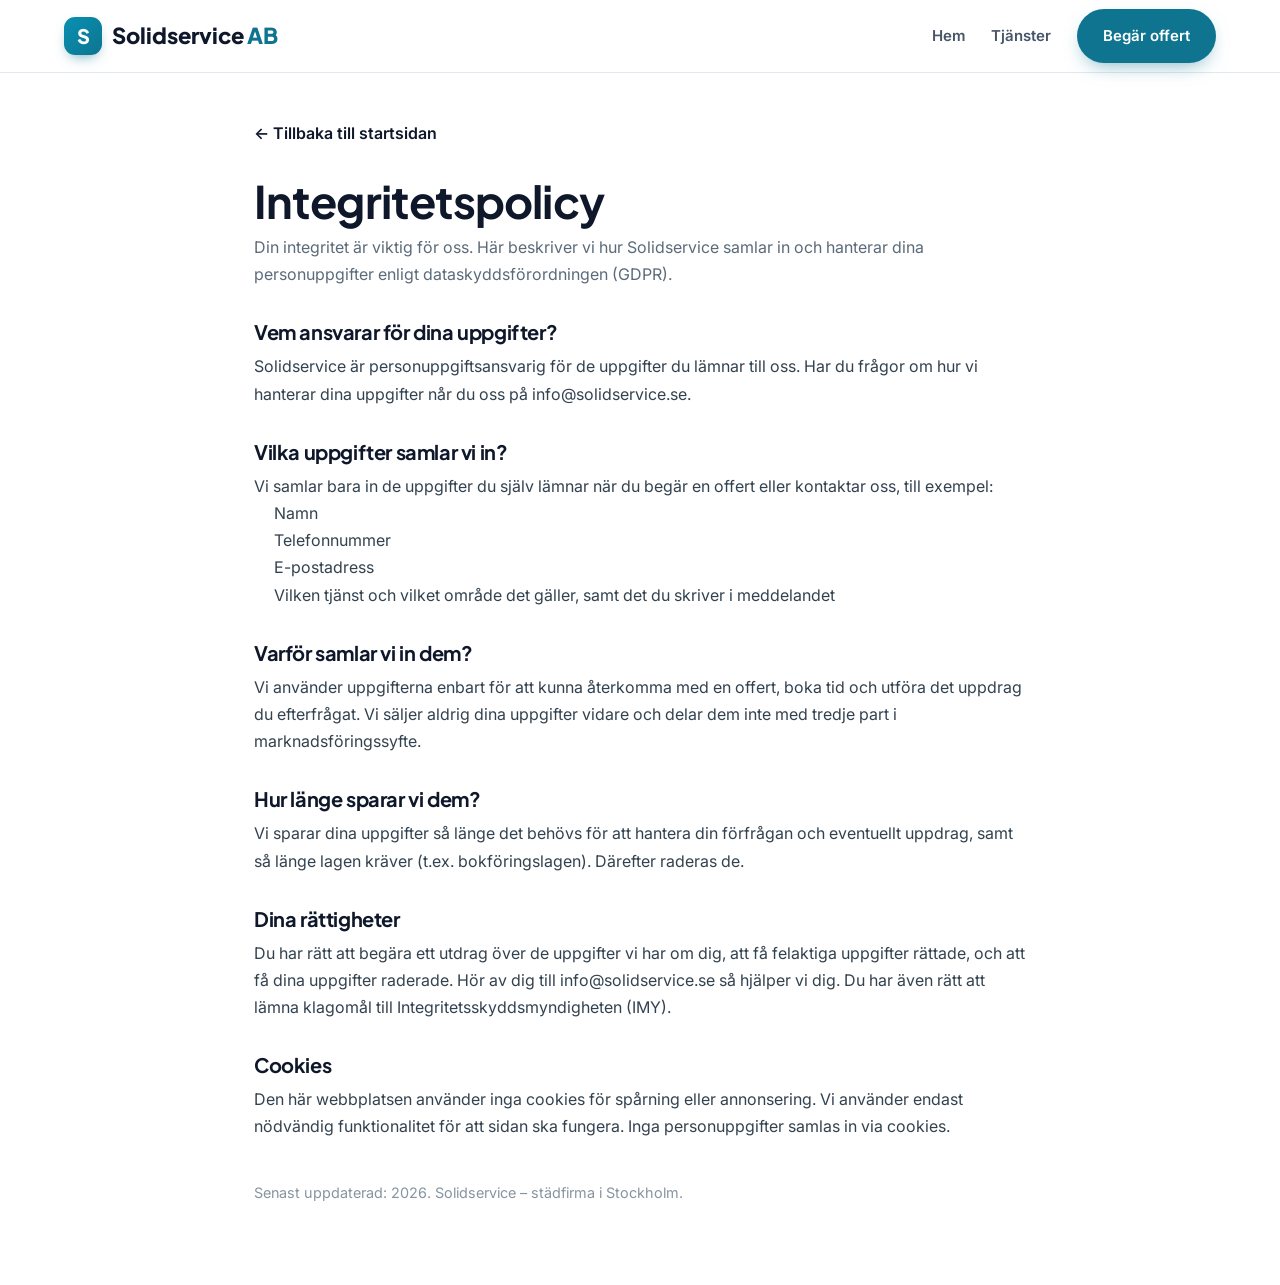
<file: integritetspolicy.html>
<!DOCTYPE html>
<html lang="sv">
<head>
  <meta charset="UTF-8" />
  <meta name="viewport" content="width=device-width, initial-scale=1.0" />
  <title>Integritetspolicy – Solidservice</title>
  <meta name="description" content="Integritetspolicy och cookie-information för Solidservice städfirma i Stockholm." />
  <link rel="preconnect" href="https://fonts.googleapis.com" />
  <link rel="preconnect" href="https://fonts.gstatic.com" crossorigin />
  <link href="https://fonts.googleapis.com/css2?family=Inter:wght@400;500;600;700;800;900&family=Plus+Jakarta+Sans:wght@500;600;700;800&display=swap" rel="stylesheet" />
  <link rel="stylesheet" href="styles.css" />
  <style>
    .policy { max-width: 820px; margin: 0 auto; padding: 48px 24px 80px; }
    .policy h1 { font-family: 'Plus Jakarta Sans', sans-serif; font-size: clamp(2rem, 4vw, 2.8rem); margin: 0 0 8px; }
    .policy .lead { color: #5b6b7a; margin: 0 0 32px; }
    .policy h2 { font-family: 'Plus Jakarta Sans', sans-serif; font-size: 1.25rem; margin: 32px 0 10px; }
    .policy p, .policy li { line-height: 1.7; color: #33424f; }
    .policy ul { padding-left: 20px; }
    .policy a.back { display: inline-block; margin-bottom: 28px; font-weight: 600; text-decoration: none; }
    .policy .meta { color: #8794a1; font-size: .9rem; margin-top: 40px; }
  </style>
</head>
<body>
  <header class="header" id="header" style="position:static;">
    <div class="container header__inner">
      <a href="index.html" class="logo">
        <span class="logo__mark">S</span>
        <span class="logo__text">Solidservice<span class="logo__ab">AB</span></span>
      </a>
      <nav class="nav">
        <a href="index.html">Hem</a>
        <a href="index.html#tjanster">Tjänster</a>
        <a href="index.html#kontakt" class="btn btn--primary nav__cta">Begär offert</a>
      </nav>
    </div>
  </header>

  <main class="policy">
    <a href="index.html" class="back">← Tillbaka till startsidan</a>
    <h1>Integritetspolicy</h1>
    <p class="lead">Din integritet är viktig för oss. Här beskriver vi hur Solidservice samlar in och hanterar dina personuppgifter enligt dataskyddsförordningen (GDPR).</p>

    <h2>Vem ansvarar för dina uppgifter?</h2>
    <p>Solidservice är personuppgiftsansvarig för de uppgifter du lämnar till oss. Har du frågor om hur vi hanterar dina uppgifter når du oss på <a href="mailto:info@solidservice.se">info@solidservice.se</a>.</p>

    <h2>Vilka uppgifter samlar vi in?</h2>
    <p>Vi samlar bara in de uppgifter du själv lämnar när du begär en offert eller kontaktar oss, till exempel:</p>
    <ul>
      <li>Namn</li>
      <li>Telefonnummer</li>
      <li>E-postadress</li>
      <li>Vilken tjänst och vilket område det gäller, samt det du skriver i meddelandet</li>
    </ul>

    <h2>Varför samlar vi in dem?</h2>
    <p>Vi använder uppgifterna enbart för att kunna återkomma med en offert, boka tid och utföra det uppdrag du efterfrågat. Vi säljer aldrig dina uppgifter vidare och delar dem inte med tredje part i marknadsföringssyfte.</p>

    <h2>Hur länge sparar vi dem?</h2>
    <p>Vi sparar dina uppgifter så länge det behövs för att hantera din förfrågan och eventuellt uppdrag, samt så länge lagen kräver (t.ex. bokföringslagen). Därefter raderas de.</p>

    <h2>Dina rättigheter</h2>
    <p>Du har rätt att begära ett utdrag över de uppgifter vi har om dig, att få felaktiga uppgifter rättade, och att få dina uppgifter raderade. Hör av dig till <a href="mailto:info@solidservice.se">info@solidservice.se</a> så hjälper vi dig. Du har även rätt att lämna klagomål till Integritetsskyddsmyndigheten (IMY).</p>

    <h2 id="cookies">Cookies</h2>
    <p>Den här webbplatsen använder inga cookies för spårning eller annonsering. Vi använder endast nödvändig funktionalitet för att sidan ska fungera. Inga personuppgifter samlas in via cookies.</p>

    <p class="meta">Senast uppdaterad: 2026. Solidservice – städfirma i Stockholm.</p>
  </main>
</body>
</html>
</file>
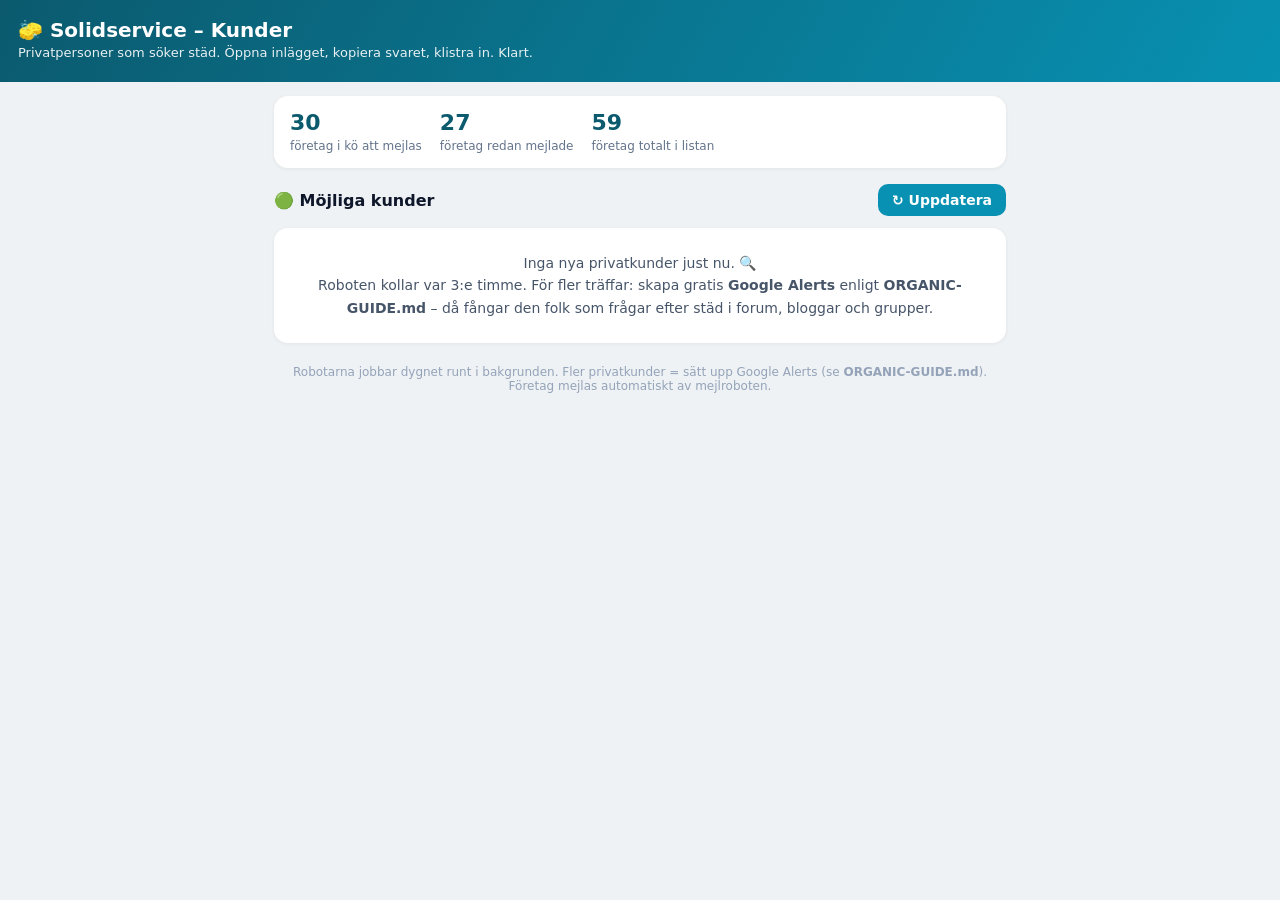
<file: kunder.html>
<!DOCTYPE html>
<html lang="sv">
<head>
<meta charset="utf-8">
<meta name="viewport" content="width=device-width, initial-scale=1">
<meta name="robots" content="noindex">
<title>Kunder – Solidservice</title>
<style>
  *{box-sizing:border-box;margin:0;font-family:'Segoe UI',system-ui,-apple-system,sans-serif}
  body{background:#eef2f5;color:#0f172a;padding-bottom:40px}
  .top{background:linear-gradient(120deg,#0b5a6e,#0891b2);color:#fff;padding:18px 18px 22px}
  .top h1{font-size:20px;font-weight:700}
  .top p{font-size:13px;opacity:.9;margin-top:3px}
  .wrap{max-width:760px;margin:0 auto;padding:0 14px}
  .bar{display:flex;gap:10px;align-items:center;margin:16px 0 6px}
  .bar h2{font-size:16px;flex:1}
  button{cursor:pointer;border:0;border-radius:10px;font-size:14px;font-weight:600}
  .refresh{background:#0891b2;color:#fff;padding:8px 14px}
  .stat{background:#fff;border-radius:14px;padding:14px 16px;margin-top:14px;display:flex;
        gap:18px;flex-wrap:wrap;box-shadow:0 1px 4px rgba(0,0,0,.06)}
  .stat b{display:block;font-size:22px;color:#0b5a6e}
  .stat span{font-size:12px;color:#64748b}
  .card{background:#fff;border-radius:14px;padding:16px;margin-top:12px;
        box-shadow:0 1px 4px rgba(0,0,0,.06);border-left:4px solid #0891b2}
  .meta{font-size:12px;color:#64748b;margin-bottom:6px}
  .title{font-size:15px;font-weight:600;line-height:1.35;margin-bottom:12px}
  .msg{background:#f1f5f9;border-radius:10px;padding:12px;font-size:14px;line-height:1.5;
       white-space:pre-wrap;color:#1e293b}
  .actions{display:flex;gap:10px;margin-top:12px;flex-wrap:wrap}
  .open{background:#0b5a6e;color:#fff;padding:10px 16px;text-decoration:none;border-radius:10px;
        font-size:14px;font-weight:600}
  .copy{background:#10b981;color:#fff;padding:10px 16px}
  .copy.done{background:#059669}
  .empty{background:#fff;border-radius:14px;padding:24px;margin-top:12px;text-align:center;
         color:#475569;font-size:14px;line-height:1.6;box-shadow:0 1px 4px rgba(0,0,0,.06)}
  .empty a{color:#0891b2}
  .foot{text-align:center;color:#94a3b8;font-size:12px;margin-top:22px}
</style>
</head>
<body>
  <div class="top">
    <h1>🧽 Solidservice – Kunder</h1>
    <p>Privatpersoner som söker städ. Öppna inlägget, kopiera svaret, klistra in. Klart.</p>
  </div>

  <div class="wrap">
    <div class="stat" id="stat"></div>

    <div class="bar">
      <h2>🟢 Möjliga kunder</h2>
      <button class="refresh" onclick="load()">↻ Uppdatera</button>
    </div>
    <div id="leads"></div>

    <div class="foot">
      Robotarna jobbar dygnet runt i bakgrunden. Fler privatkunder = sätt upp Google Alerts
      (se <b>ORGANIC-GUIDE.md</b>). Företag mejlas automatiskt av mejlroboten.
    </div>
  </div>

<script>
function esc(s){return (s||"").replace(/[&<>]/g,c=>({"&":"&amp;","<":"&lt;",">":"&gt;"}[c]));}

function copyMsg(btn, text){
  navigator.clipboard.writeText(text).then(()=>{
    btn.textContent="✓ Kopierat!"; btn.classList.add("done");
    setTimeout(()=>{btn.textContent="📋 Kopiera svar"; btn.classList.remove("done");},1800);
  });
}

async function load(){
  // B2B-räknare
  try{
    const p = await (await fetch('prospects.json?'+Date.now())).json();
    const ko = p.filter(x=>x.email && x.status==='Att kontakta').length;
    const sent = p.filter(x=>x.status==='Kontaktad').length;
    document.getElementById('stat').innerHTML =
      `<div><b>${ko}</b><span>företag i kö att mejlas</span></div>`+
      `<div><b>${sent}</b><span>företag redan mejlade</span></div>`+
      `<div><b>${p.length}</b><span>företag totalt i listan</span></div>`;
  }catch(e){ document.getElementById('stat').style.display='none'; }

  // Organiska privatkund-leads
  let leads=[];
  try{ leads = await (await fetch('organic_leads.json?'+Date.now())).json(); }catch(e){}
  const box = document.getElementById('leads');
  if(!leads.length){
    box.innerHTML = `<div class="empty">Inga nya privatkunder just nu. 🔍<br>
      Roboten kollar var 3:e timme. För fler träffar: skapa gratis <b>Google Alerts</b>
      enligt <b>ORGANIC-GUIDE.md</b> – då fångar den folk som frågar efter städ i forum,
      bloggar och grupper.</div>`;
    return;
  }
  box.innerHTML = leads.map(l=>`
    <div class="card">
      <div class="meta">${esc(l.source)} · ${esc(l.date||'')}</div>
      <div class="title">${esc(l.title)}</div>
      <div class="msg" id="m_${esc(l.id)}">${esc(l.message)}</div>
      <div class="actions">
        <a class="open" href="${encodeURI(l.link)}" target="_blank" rel="noopener">↗ Öppna inlägget</a>
        <button class="copy" onclick='copyMsg(this, document.getElementById("m_${esc(l.id)}").innerText)'>📋 Kopiera svar</button>
      </div>
    </div>`).join('');
}
load();
setInterval(load, 90000);
</script>
</body>
</html>
</file>
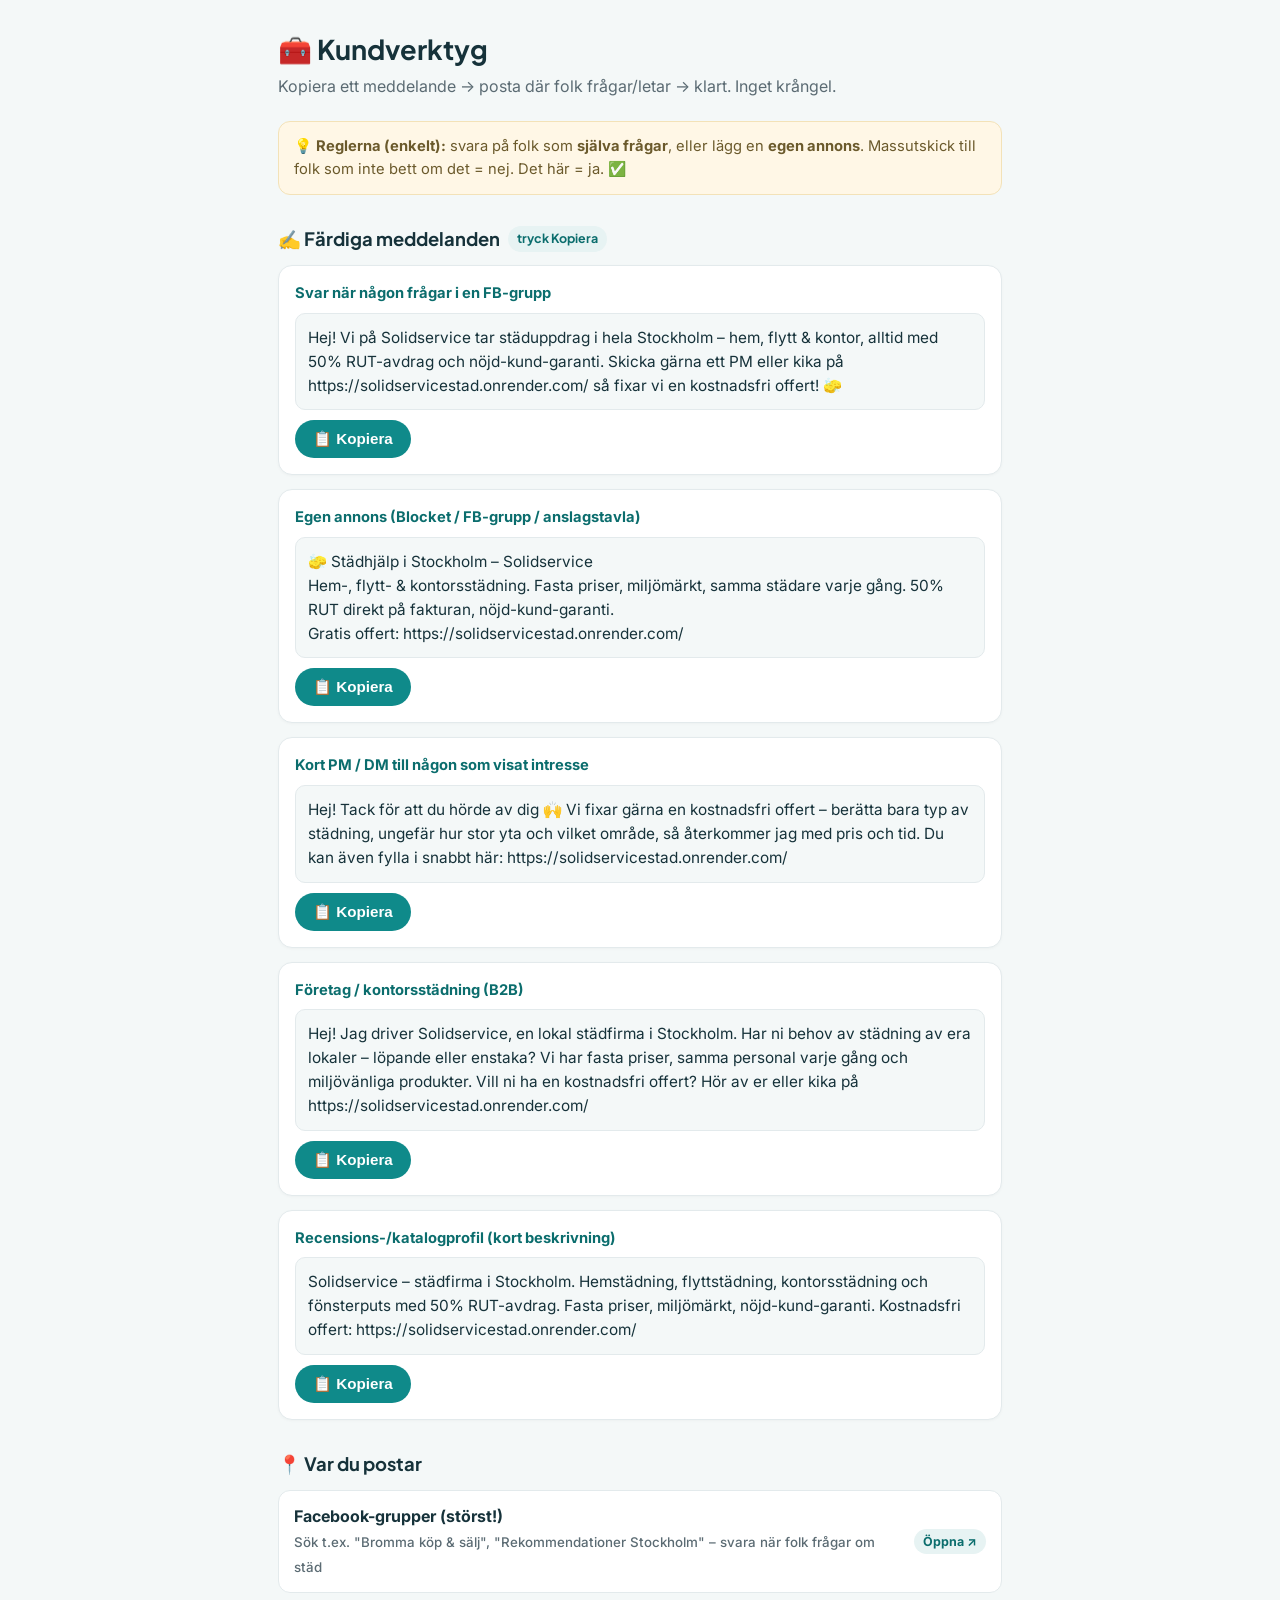
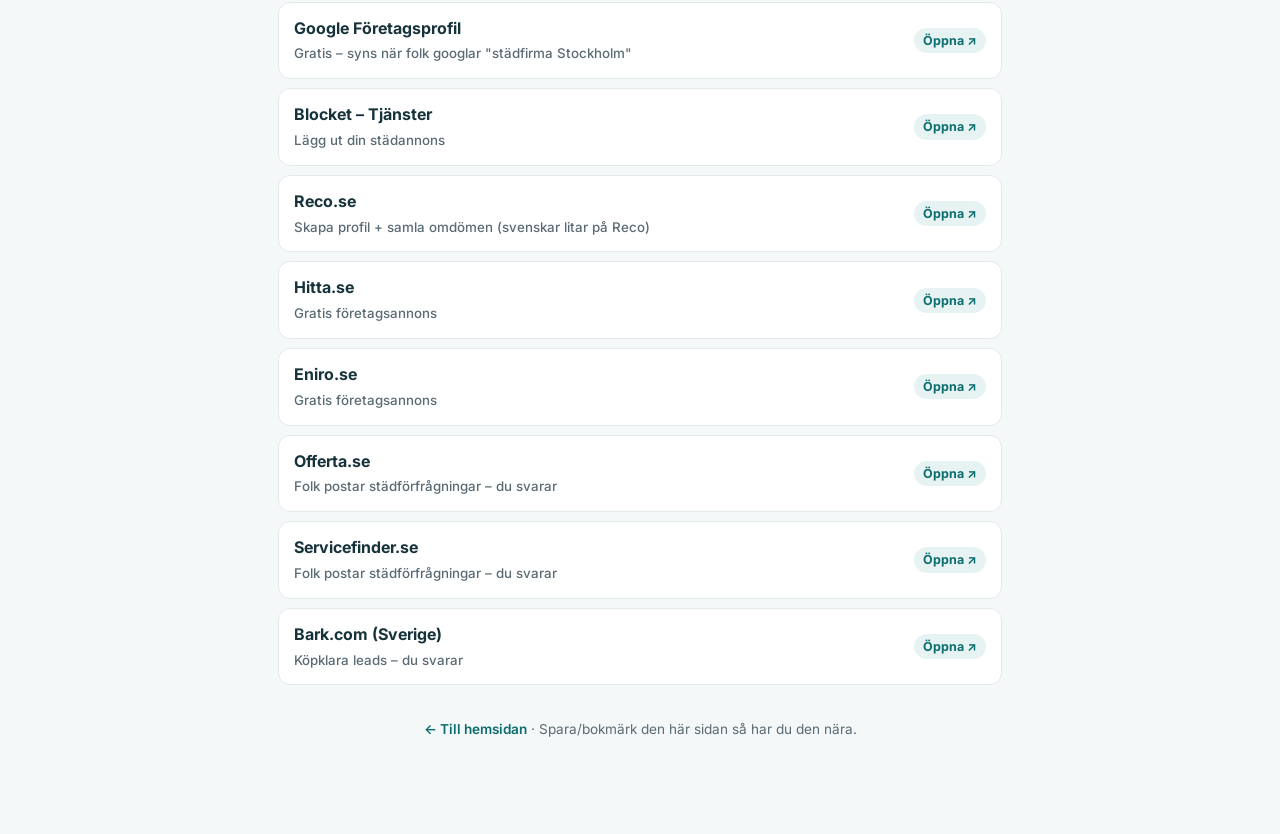
<file: verktyg.html>
<!DOCTYPE html>
<html lang="sv">
<head>
  <meta charset="UTF-8" />
  <meta name="viewport" content="width=device-width, initial-scale=1.0" />
  <meta name="robots" content="noindex" />
  <title>Kundverktyg – Solidservice</title>
  <link href="https://fonts.googleapis.com/css2?family=Inter:wght@400;500;600;700;800&family=Plus+Jakarta+Sans:wght@600;700;800&display=swap" rel="stylesheet" />
  <style>
    :root{ --teal:#0f8a8a; --teal-d:#0b6d6d; --ink:#16323a; --muted:#5b6b73; --line:#e3eaec; --bg:#f4f8f8; }
    *{box-sizing:border-box}
    body{margin:0;font-family:Inter,system-ui,sans-serif;color:var(--ink);background:var(--bg);line-height:1.55}
    .wrap{max-width:760px;margin:0 auto;padding:28px 18px 80px}
    h1{font-family:'Plus Jakarta Sans',sans-serif;font-size:1.7rem;margin:0 0 4px}
    .sub{color:var(--muted);margin:0 0 22px}
    h2{font-family:'Plus Jakarta Sans',sans-serif;font-size:1.15rem;margin:30px 0 12px;display:flex;align-items:center;gap:8px}
    .card{background:#fff;border:1px solid var(--line);border-radius:14px;padding:16px;margin-bottom:14px;box-shadow:0 1px 3px rgba(0,0,0,.03)}
    .card .label{font-weight:700;font-size:.92rem;color:var(--teal-d);margin-bottom:8px}
    .msg{white-space:pre-wrap;background:var(--bg);border:1px solid var(--line);border-radius:10px;padding:12px;font-size:.96rem}
    .copy{margin-top:10px;border:0;background:var(--teal);color:#fff;font-weight:700;font-size:.95rem;padding:10px 18px;border-radius:999px;cursor:pointer;transition:.15s}
    .copy:hover{background:var(--teal-d)}
    .copy.ok{background:#188a4a}
    .places a{display:flex;justify-content:space-between;align-items:center;gap:10px;background:#fff;border:1px solid var(--line);border-radius:12px;padding:13px 15px;margin-bottom:9px;text-decoration:none;color:var(--ink);font-weight:600}
    .places a:hover{border-color:var(--teal)}
    .places small{color:var(--muted);font-weight:500}
    .pill{font-size:.78rem;background:#e7f3f3;color:var(--teal-d);padding:3px 9px;border-radius:999px;font-weight:700;white-space:nowrap}
    .tip{background:#fff7e6;border:1px solid #f3e2b8;border-radius:12px;padding:13px 15px;color:#6b5a2c;font-size:.92rem;margin-bottom:8px}
    .foot{color:var(--muted);font-size:.85rem;margin-top:34px;text-align:center}
    a.home{color:var(--teal-d);font-weight:600;text-decoration:none}
  </style>
</head>
<body>
  <div class="wrap">
    <h1>🧰 Kundverktyg</h1>
    <p class="sub">Kopiera ett meddelande → posta där folk frågar/letar → klart. Inget krångel.</p>
    <div class="tip">💡 <b>Reglerna (enkelt):</b> svara på folk som <b>själva frågar</b>, eller lägg en <b>egen annons</b>. Massutskick till folk som inte bett om det = nej. Det här = ja. ✅</div>

    <h2>✍️ Färdiga meddelanden <span class="pill">tryck Kopiera</span></h2>
    <div id="messages"></div>

    <h2>📍 Var du postar</h2>
    <div class="places" id="places"></div>

    <p class="foot"><a class="home" href="index.html">← Till hemsidan</a> · Spara/bokmärk den här sidan så har du den nära.</p>
  </div>

  <script>
    // Byt bara denna rad nar ni far en renare lank (t.ex. solidservice.pages.dev / solidservice.se)
    const LINK = "https://solidservicestad.onrender.com/";

    const messages = [
      { label: "Svar när någon frågar i en FB-grupp",
        text: `Hej! Vi på Solidservice tar städuppdrag i hela Stockholm – hem, flytt & kontor, alltid med 50% RUT-avdrag och nöjd-kund-garanti. Skicka gärna ett PM eller kika på ${LINK} så fixar vi en kostnadsfri offert! 🧽` },
      { label: "Egen annons (Blocket / FB-grupp / anslagstavla)",
        text: `🧽 Städhjälp i Stockholm – Solidservice\nHem-, flytt- & kontorsstädning. Fasta priser, miljömärkt, samma städare varje gång. 50% RUT direkt på fakturan, nöjd-kund-garanti.\nGratis offert: ${LINK}` },
      { label: "Kort PM / DM till någon som visat intresse",
        text: `Hej! Tack för att du hörde av dig 🙌 Vi fixar gärna en kostnadsfri offert – berätta bara typ av städning, ungefär hur stor yta och vilket område, så återkommer jag med pris och tid. Du kan även fylla i snabbt här: ${LINK}` },
      { label: "Företag / kontorsstädning (B2B)",
        text: `Hej! Jag driver Solidservice, en lokal städfirma i Stockholm. Har ni behov av städning av era lokaler – löpande eller enstaka? Vi har fasta priser, samma personal varje gång och miljövänliga produkter. Vill ni ha en kostnadsfri offert? Hör av er eller kika på ${LINK}` },
      { label: "Recensions-/katalogprofil (kort beskrivning)",
        text: `Solidservice – städfirma i Stockholm. Hemstädning, flyttstädning, kontorsstädning och fönsterputs med 50% RUT-avdrag. Fasta priser, miljömärkt, nöjd-kund-garanti. Kostnadsfri offert: ${LINK}` },
    ];

    const places = [
      { name: "Facebook-grupper (störst!)", note: "Sök t.ex. \"Bromma köp & sälj\", \"Rekommendationer Stockholm\" – svara när folk frågar om städ", url: "https://www.facebook.com/search/groups/?q=rekommendationer%20stockholm" },
      { name: "Google Företagsprofil", note: "Gratis – syns när folk googlar \"städfirma Stockholm\"", url: "https://www.google.com/business/" },
      { name: "Blocket – Tjänster", note: "Lägg ut din städannons", url: "https://www.blocket.se/" },
      { name: "Reco.se", note: "Skapa profil + samla omdömen (svenskar litar på Reco)", url: "https://www.reco.se/" },
      { name: "Hitta.se", note: "Gratis företagsannons", url: "https://www.hitta.se/" },
      { name: "Eniro.se", note: "Gratis företagsannons", url: "https://www.eniro.se/" },
      { name: "Offerta.se", note: "Folk postar städförfrågningar – du svarar", url: "https://www.offerta.se/" },
      { name: "Servicefinder.se", note: "Folk postar städförfrågningar – du svarar", url: "https://www.servicefinder.se/" },
      { name: "Bark.com (Sverige)", note: "Köpklara leads – du svarar", url: "https://www.bark.com/sv/se/" },
    ];

    const mWrap = document.getElementById('messages');
    messages.forEach(m => {
      const c = document.createElement('div'); c.className = 'card';
      c.innerHTML = `<div class="label">${m.label}</div><div class="msg"></div><button class="copy">📋 Kopiera</button>`;
      c.querySelector('.msg').textContent = m.text;
      const btn = c.querySelector('.copy');
      btn.addEventListener('click', async () => {
        try { await navigator.clipboard.writeText(m.text); } catch(e){
          const r=document.createRange(); r.selectNode(c.querySelector('.msg')); getSelection().removeAllRanges(); getSelection().addRange(r); document.execCommand('copy'); getSelection().removeAllRanges();
        }
        btn.textContent = '✅ Kopierat!'; btn.classList.add('ok');
        setTimeout(()=>{ btn.textContent='📋 Kopiera'; btn.classList.remove('ok'); }, 1800);
      });
      mWrap.appendChild(c);
    });

    const pWrap = document.getElementById('places');
    places.forEach(p => {
      const a = document.createElement('a'); a.href = p.url; a.target = '_blank'; a.rel='noopener';
      a.innerHTML = `<span><b>${p.name}</b><br><small>${p.note}</small></span><span class="pill">Öppna ↗</span>`;
      pWrap.appendChild(a);
    });
  </script>
</body>
</html>
</file>
<file: styles.css>
/* ===== Reset & tokens ===== */
*, *::before, *::after { box-sizing: border-box; margin: 0; padding: 0; }
:root {
  --blue: #0e7490;        /* teal-blue primary */
  --blue-dark: #0b5a6e;
  --blue-600: #0891b2;
  --accent: #16a34a;       /* fresh green */
  --ink: #0f172a;
  --slate: #475569;
  --muted: #64748b;
  --line: #e2e8f0;
  --bg: #ffffff;
  --bg-alt: #f6f9fb;
  --card: #ffffff;
  --radius: 16px;
  --shadow: 0 10px 30px -12px rgba(14, 116, 144, .18);
  --shadow-lg: 0 24px 60px -20px rgba(15, 23, 42, .25);
  --maxw: 1200px;
  font-family: 'Inter', system-ui, sans-serif;
}
html { scroll-behavior: smooth; scroll-padding-top: 90px; }
body { color: var(--ink); background: var(--bg); line-height: 1.6; -webkit-font-smoothing: antialiased; }
img { max-width: 100%; display: block; }
a { text-decoration: none; color: inherit; }
ul { list-style: none; }
h1, h2, h3, h4 { font-family: 'Plus Jakarta Sans', 'Inter', sans-serif; line-height: 1.15; letter-spacing: -.02em; color: var(--ink); }
.container { width: 100%; max-width: var(--maxw); margin: 0 auto; padding: 0 24px; }

/* ===== Buttons ===== */
.btn {
  display: inline-flex; align-items: center; justify-content: center; gap: 8px;
  font-weight: 700; font-size: 15px; padding: 13px 24px; border-radius: 999px;
  border: 2px solid transparent; cursor: pointer; transition: .22s ease; white-space: nowrap;
}
.btn--primary { background: var(--blue); color: #fff; box-shadow: 0 8px 20px -8px rgba(14,116,144,.6); }
.btn--primary:hover { background: var(--blue-dark); transform: translateY(-2px); }
.btn--ghost { background: rgba(255,255,255,.1); color: #fff; border-color: rgba(255,255,255,.55); }
.btn--ghost:hover { background: #fff; color: var(--blue-dark); }
.btn--white { background: #fff; color: var(--blue-dark); }
.btn--white:hover { transform: translateY(-2px); box-shadow: var(--shadow-lg); }
.btn--lg { padding: 16px 30px; font-size: 16px; }
.btn--block { width: 100%; }

/* ===== Topbar ===== */
.topbar { background: var(--ink); color: #cbd5e1; font-size: 13px; }
.topbar__inner { display: flex; justify-content: space-between; align-items: center; height: 40px; }
.topbar__left, .topbar__right { display: flex; gap: 16px; align-items: center; }
.topbar__right a:hover { color: #fff; }
.topbar__divider { opacity: .4; }
@media (max-width: 820px) { .topbar__left { display: none; } .topbar__inner { justify-content: center; } }

/* ===== Header ===== */
.header { position: sticky; top: 0; z-index: 50; background: rgba(255,255,255,.92); backdrop-filter: blur(10px); border-bottom: 1px solid var(--line); transition: .3s; }
.header.scrolled { box-shadow: 0 6px 24px -16px rgba(15,23,42,.35); }
.header__inner { display: flex; align-items: center; justify-content: space-between; height: 72px; }
.logo { display: flex; align-items: center; gap: 10px; font-family: 'Plus Jakarta Sans'; font-weight: 800; font-size: 22px; color: var(--ink); }
.logo__mark { width: 38px; height: 38px; display: grid; place-items: center; background: linear-gradient(135deg, var(--blue-600), var(--blue)); color: #fff; border-radius: 11px; font-size: 20px; box-shadow: 0 6px 14px -6px rgba(14,116,144,.7); }
.logo__ab { color: var(--blue); margin-left: 3px; }
.logo--light, .logo--light .logo__text { color: #fff; }
.logo--light .logo__ab { color: #5eead4; }
.nav { display: flex; align-items: center; gap: 26px; }
.nav a { font-weight: 600; font-size: 15px; color: var(--slate); transition: .2s; }
.nav a:hover { color: var(--blue); }
.nav__cta { color: #fff !important; }
.hamburger { display: none; flex-direction: column; gap: 5px; background: none; border: 0; cursor: pointer; padding: 6px; }
.hamburger span { width: 26px; height: 3px; background: var(--ink); border-radius: 2px; transition: .3s; }

@media (max-width: 940px) {
  .hamburger { display: flex; }
  .nav { position: fixed; inset: 112px 0 auto 0; flex-direction: column; background: #fff; padding: 20px 24px 28px; gap: 4px; border-bottom: 1px solid var(--line); box-shadow: var(--shadow-lg); transform: translateY(-150%); transition: .35s; }
  .nav.open { transform: translateY(0); }
  .nav a { width: 100%; padding: 12px 0; border-bottom: 1px solid var(--line); }
  .nav__cta { margin-top: 10px; text-align: center; border-bottom: 0 !important; }
}

/* ===== Hero ===== */
.hero { position: relative; color: #fff; overflow: hidden; }
.hero__bg { position: absolute; inset: 0; background: linear-gradient(120deg, rgba(11,90,110,.92), rgba(8,145,178,.78)), url('https://images.unsplash.com/photo-1581578731548-c64695cc6952?auto=format&fit=crop&w=1600&q=80') center/cover; }
.hero__inner { position: relative; display: grid; grid-template-columns: 1.4fr .6fr; gap: 40px; align-items: center; padding: 84px 24px 96px; }
.hero__badge { display: inline-block; background: rgba(255,255,255,.16); border: 1px solid rgba(255,255,255,.3); padding: 7px 16px; border-radius: 999px; font-size: 14px; font-weight: 600; margin-bottom: 22px; }
.hero h1 { font-size: clamp(38px, 6vw, 64px); font-weight: 800; }
.hero h1 span { color: #5eead4; }
.hero__lead { font-size: clamp(16px, 2vw, 19px); max-width: 620px; margin: 20px 0 30px; color: rgba(255,255,255,.92); }
.hero__actions { display: flex; gap: 14px; flex-wrap: wrap; }
.hero__trust { display: flex; gap: 26px; margin-top: 40px; flex-wrap: wrap; }
.hero__trust-item { display: flex; flex-direction: column; }
.hero__trust-item strong { font-size: 16px; }
.hero__trust-item span { font-size: 13.5px; color: rgba(255,255,255,.78); }
.hero__card { display: flex; justify-content: flex-end; }
.reco { background: #fff; color: var(--ink); border-radius: 20px; padding: 26px 30px; text-align: center; box-shadow: var(--shadow-lg); width: 200px; }
.reco__top { font-weight: 800; letter-spacing: .18em; color: var(--blue); font-size: 14px; }
.reco__stars { color: #f59e0b; font-size: 26px; margin: 8px 0 4px; }
.reco__year { font-size: 30px; font-weight: 800; font-family: 'Plus Jakarta Sans'; }
.reco__label { font-size: 13px; color: var(--muted); margin-top: 4px; }
@media (max-width: 860px) { .hero__inner { grid-template-columns: 1fr; } .hero__card { justify-content: flex-start; } }

/* ===== Trustbar ===== */
.trustbar { background: var(--bg-alt); border-bottom: 1px solid var(--line); }
.trustbar__inner { display: flex; align-items: center; gap: 30px; padding: 22px 24px; flex-wrap: wrap; justify-content: center; }
.trustbar__inner > span { font-size: 13px; font-weight: 600; color: var(--muted); text-transform: uppercase; letter-spacing: .08em; }
.trustbar__logos { display: flex; gap: 28px; flex-wrap: wrap; justify-content: center; }
.trustbar__logo { font-weight: 800; color: #94a3b8; font-size: 17px; letter-spacing: -.01em; }

/* ===== Sections ===== */
.section { padding: 84px 0; }
.section--alt { background: var(--bg-alt); }
.section__head { max-width: 680px; margin: 0 auto 52px; text-align: center; }
.eyebrow { display: inline-block; color: var(--blue); font-weight: 700; font-size: 14px; text-transform: uppercase; letter-spacing: .1em; margin-bottom: 12px; }
.section__head h2 { font-size: clamp(28px, 4vw, 40px); font-weight: 800; }
.section__head p { color: var(--slate); margin-top: 14px; font-size: 17px; }

/* ===== Service cards ===== */
.cards { display: grid; grid-template-columns: repeat(3, 1fr); gap: 26px; }
.card { background: var(--card); border: 1px solid var(--line); border-radius: var(--radius); overflow: hidden; transition: .28s; }
.card:hover { transform: translateY(-6px); box-shadow: var(--shadow-lg); border-color: transparent; }
.card__img { height: 210px; background-size: cover; background-position: center; }
.card__body { padding: 26px 24px 28px; }
.card__body h3 { font-size: 22px; margin-bottom: 10px; }
.card__body p { color: var(--slate); font-size: 15.5px; }
.card__link { display: inline-block; margin-top: 16px; color: var(--blue); font-weight: 700; }
.card__link:hover { color: var(--blue-dark); }
@media (max-width: 880px) { .cards { grid-template-columns: 1fr; max-width: 460px; margin: 0 auto; } }

/* ===== About ===== */
.about__inner { display: grid; grid-template-columns: 1fr 1.1fr; gap: 56px; align-items: center; }
.about__media { position: relative; }
.about__media img { border-radius: var(--radius); box-shadow: var(--shadow-lg); }
.about__stat { position: absolute; right: -14px; bottom: -22px; background: var(--blue); color: #fff; padding: 18px 24px; border-radius: 14px; box-shadow: var(--shadow); text-align: center; }
.about__stat strong { display: block; font-size: 28px; font-family: 'Plus Jakarta Sans'; font-weight: 800; }
.about__stat span { font-size: 13px; opacity: .9; }
.about__content h2 { font-size: clamp(26px, 4vw, 38px); margin: 8px 0 18px; }
.about__content p { color: var(--slate); margin-bottom: 16px; }
.checklist { margin: 22px 0 28px; display: grid; gap: 12px; }
.checklist li { position: relative; padding-left: 34px; color: var(--ink); font-weight: 500; }
.checklist li::before { content: "✓"; position: absolute; left: 0; top: 0; width: 24px; height: 24px; background: #dcfce7; color: var(--accent); border-radius: 50%; display: grid; place-items: center; font-weight: 800; font-size: 13px; }
@media (max-width: 880px) { .about__inner { grid-template-columns: 1fr; gap: 60px; } }

/* ===== Grid section ===== */
.grid { display: grid; grid-template-columns: repeat(4, 1fr); gap: 18px; }
.grid__item { background: #fff; border: 1px solid var(--line); border-radius: 14px; padding: 24px 20px; display: flex; flex-direction: column; gap: 4px; transition: .24s; }
.grid__item:hover { transform: translateY(-4px); box-shadow: var(--shadow); border-color: var(--blue); }
.grid__icon { font-size: 28px; margin-bottom: 8px; }
.grid__item strong { font-size: 16.5px; }
.grid__item small { color: var(--muted); font-size: 13.5px; }
@media (max-width: 940px) { .grid { grid-template-columns: repeat(2, 1fr); } }
@media (max-width: 480px) { .grid { grid-template-columns: 1fr; } }

/* ===== Gallery ===== */
.gallery__grid { display: grid; grid-template-columns: repeat(3, 1fr); gap: 16px; }
.gallery__item { height: 240px; border-radius: 14px; background-size: cover; background-position: center; transition: .3s; box-shadow: var(--shadow); }
.gallery__item:hover { transform: scale(1.02); }
@media (max-width: 880px) { .gallery__grid { grid-template-columns: repeat(2, 1fr); } }
@media (max-width: 520px) { .gallery__grid { grid-template-columns: 1fr; } }

/* ===== Testimonials ===== */
.testi__grid { display: grid; grid-template-columns: repeat(3, 1fr); gap: 24px; }
.testi { background: #fff; border: 1px solid var(--line); border-radius: var(--radius); padding: 30px 28px; box-shadow: var(--shadow); }
.testi__stars { color: #f59e0b; font-size: 19px; margin-bottom: 14px; }
.testi blockquote { font-size: 16px; color: var(--ink); font-style: italic; margin-bottom: 20px; }
.testi figcaption strong { display: block; }
.testi figcaption span { color: var(--muted); font-size: 14px; }
@media (max-width: 880px) { .testi__grid { grid-template-columns: 1fr; max-width: 520px; margin: 0 auto; } }

/* ===== CTA banner ===== */
.ctabanner { background: linear-gradient(120deg, var(--blue-dark), var(--blue-600)); color: #fff; }
.ctabanner__inner { display: flex; align-items: center; justify-content: space-between; gap: 30px; padding: 56px 24px; flex-wrap: wrap; }
.ctabanner h2 { font-size: clamp(24px, 3.5vw, 34px); }
.ctabanner p { opacity: .9; margin-top: 6px; }

/* ===== Contact ===== */
.contact__inner { display: grid; grid-template-columns: .9fr 1.1fr; gap: 50px; align-items: start; }
.contact__info h2 { font-size: clamp(26px, 4vw, 38px); margin: 8px 0 14px; }
.contact__info > p { color: var(--slate); margin-bottom: 26px; }
.contact__list { display: grid; gap: 18px; }
.contact__list li { display: flex; gap: 14px; align-items: flex-start; }
.contact__list li span { font-size: 20px; width: 44px; height: 44px; background: #fff; border: 1px solid var(--line); border-radius: 12px; display: grid; place-items: center; flex-shrink: 0; box-shadow: var(--shadow); }
.contact__list strong { display: block; font-size: 14px; color: var(--muted); font-weight: 600; }
.contact__list a:hover { color: var(--blue); }
.contact__form { background: #fff; border: 1px solid var(--line); border-radius: var(--radius); padding: 32px; box-shadow: var(--shadow); }
.field { margin-bottom: 18px; }
.field-row { display: grid; grid-template-columns: 1fr 1fr; gap: 16px; }
.field label { display: block; font-weight: 600; font-size: 14px; margin-bottom: 7px; }
.field input, .field select, .field textarea { width: 100%; padding: 13px 14px; border: 1px solid var(--line); border-radius: 10px; font-family: inherit; font-size: 15px; background: #fbfdfe; transition: .2s; }
.field input:focus, .field select:focus, .field textarea:focus { outline: none; border-color: var(--blue); box-shadow: 0 0 0 3px rgba(14,116,144,.12); background: #fff; }
.checkbox { display: flex; gap: 10px; align-items: flex-start; font-size: 13.5px; color: var(--slate); margin: 6px 0 20px; }
.checkbox input { margin-top: 3px; }
.form__note { margin-top: 14px; font-size: 14px; font-weight: 600; text-align: center; }
.form__note.ok { color: var(--accent); }
@media (max-width: 880px) { .contact__inner { grid-template-columns: 1fr; } }
@media (max-width: 480px) { .field-row { grid-template-columns: 1fr; } }

/* ===== Footer ===== */
.footer { background: var(--ink); color: #cbd5e1; padding-top: 60px; }
.footer__inner { display: grid; grid-template-columns: 1.6fr 1fr 1fr 1fr; gap: 36px; padding-bottom: 44px; }
.footer__col h4 { color: #fff; font-size: 16px; margin-bottom: 16px; }
.footer__col a { display: block; color: #94a3b8; padding: 5px 0; font-size: 14.5px; transition: .2s; }
.footer__col a:hover { color: #fff; }
.footer__col--brand p { font-size: 14.5px; margin-top: 16px; max-width: 320px; }
.footer__col--brand .logo { margin-bottom: 4px; }
.footer__bottom { border-top: 1px solid rgba(255,255,255,.1); }
.footer__bottom-inner { display: flex; justify-content: space-between; align-items: center; padding: 20px 24px; font-size: 13.5px; color: #94a3b8; flex-wrap: wrap; gap: 10px; }
.footer__links { display: flex; gap: 18px; }
.footer__links a:hover { color: #fff; }
@media (max-width: 880px) { .footer__inner { grid-template-columns: 1fr 1fr; } }
@media (max-width: 520px) { .footer__inner { grid-template-columns: 1fr; } }

/* ===== Floating CTA ===== */
.floating-cta { position: fixed; right: 20px; bottom: 20px; z-index: 60; background: var(--accent); color: #fff; font-weight: 700; padding: 14px 22px; border-radius: 999px; box-shadow: 0 12px 28px -8px rgba(22,163,74,.6); transition: .25s; }
.floating-cta:hover { transform: translateY(-3px); }
@media (max-width: 600px) { .floating-cta { display: none; } }

/* ===== Reveal animation ===== */
.reveal { opacity: 0; transform: translateY(28px); transition: .7s cubic-bezier(.16,1,.3,1); }
.reveal.in { opacity: 1; transform: none; }

/* ===== Säljchatt-widget ===== */
.slc { position: fixed; right: 20px; bottom: 20px; z-index: 80; font-family: 'Inter', sans-serif; }
.slc__bubble { display: flex; align-items: center; gap: 10px; background: var(--accent); color: #fff; border: 0; cursor: pointer; padding: 14px 22px; border-radius: 999px; font-weight: 700; font-size: 15px; box-shadow: 0 14px 30px -8px rgba(22,163,74,.6); transition: .25s; }
.slc__bubble:hover { transform: translateY(-3px); }
.slc__bubble-icon { font-size: 18px; }
.slc__panel { position: absolute; right: 0; bottom: 70px; width: 360px; max-width: calc(100vw - 32px); height: 520px; max-height: calc(100vh - 120px); background: #fff; border-radius: 20px; box-shadow: 0 30px 70px -20px rgba(15,23,42,.45); display: flex; flex-direction: column; overflow: hidden; opacity: 0; transform: translateY(20px) scale(.96); pointer-events: none; transition: .28s cubic-bezier(.16,1,.3,1); }
.slc__panel.open { opacity: 1; transform: none; pointer-events: auto; }
.slc__head { display: flex; align-items: center; gap: 12px; padding: 16px 18px; background: linear-gradient(120deg, var(--blue-dark), var(--blue-600)); color: #fff; }
.slc__avatar { width: 40px; height: 40px; border-radius: 50%; background: #fff; color: var(--blue); font-weight: 800; display: grid; place-items: center; font-size: 18px; }
.slc__head strong { display: block; font-size: 15px; }
.slc__head span { font-size: 12.5px; opacity: .9; }
.slc__close { margin-left: auto; background: rgba(255,255,255,.18); border: 0; color: #fff; width: 30px; height: 30px; border-radius: 50%; cursor: pointer; font-size: 14px; }
.slc__body { flex: 1; overflow-y: auto; padding: 18px; display: flex; flex-direction: column; gap: 10px; background: #f6f9fb; }
.slc__msg { max-width: 82%; padding: 11px 15px; border-radius: 16px; font-size: 14.5px; line-height: 1.45; animation: slcIn .3s ease; }
.slc__msg--bot { background: #fff; border: 1px solid var(--line); border-bottom-left-radius: 4px; align-self: flex-start; }
.slc__msg--user { background: var(--blue); color: #fff; border-bottom-right-radius: 4px; align-self: flex-end; }
@keyframes slcIn { from { opacity: 0; transform: translateY(8px); } }
.slc__foot { padding: 14px; border-top: 1px solid var(--line); display: flex; flex-wrap: wrap; gap: 8px; background: #fff; }
.slc__opt { background: #ecfeff; border: 1px solid #a5f3fc; color: var(--blue-dark); padding: 9px 14px; border-radius: 999px; font-size: 13.5px; font-weight: 600; cursor: pointer; transition: .18s; }
.slc__opt:hover { background: var(--blue); color: #fff; border-color: var(--blue); }
.slc__inputrow { display: flex; gap: 8px; width: 100%; }
.slc__inputrow input { flex: 1; padding: 11px 14px; border: 1px solid var(--line); border-radius: 10px; font-size: 14.5px; font-family: inherit; }
.slc__inputrow input:focus { outline: none; border-color: var(--blue); box-shadow: 0 0 0 3px rgba(14,116,144,.12); }
.slc__inputrow button { background: var(--blue); color: #fff; border: 0; width: 44px; border-radius: 10px; font-size: 18px; cursor: pointer; }
.slc__done { width: 100%; text-align: center; background: #dcfce7; color: #166534; padding: 12px; border-radius: 12px; font-size: 14px; }
@media (max-width: 600px) { .slc__bubble-txt { display: none; } .slc__bubble { padding: 16px; } }
</file>
